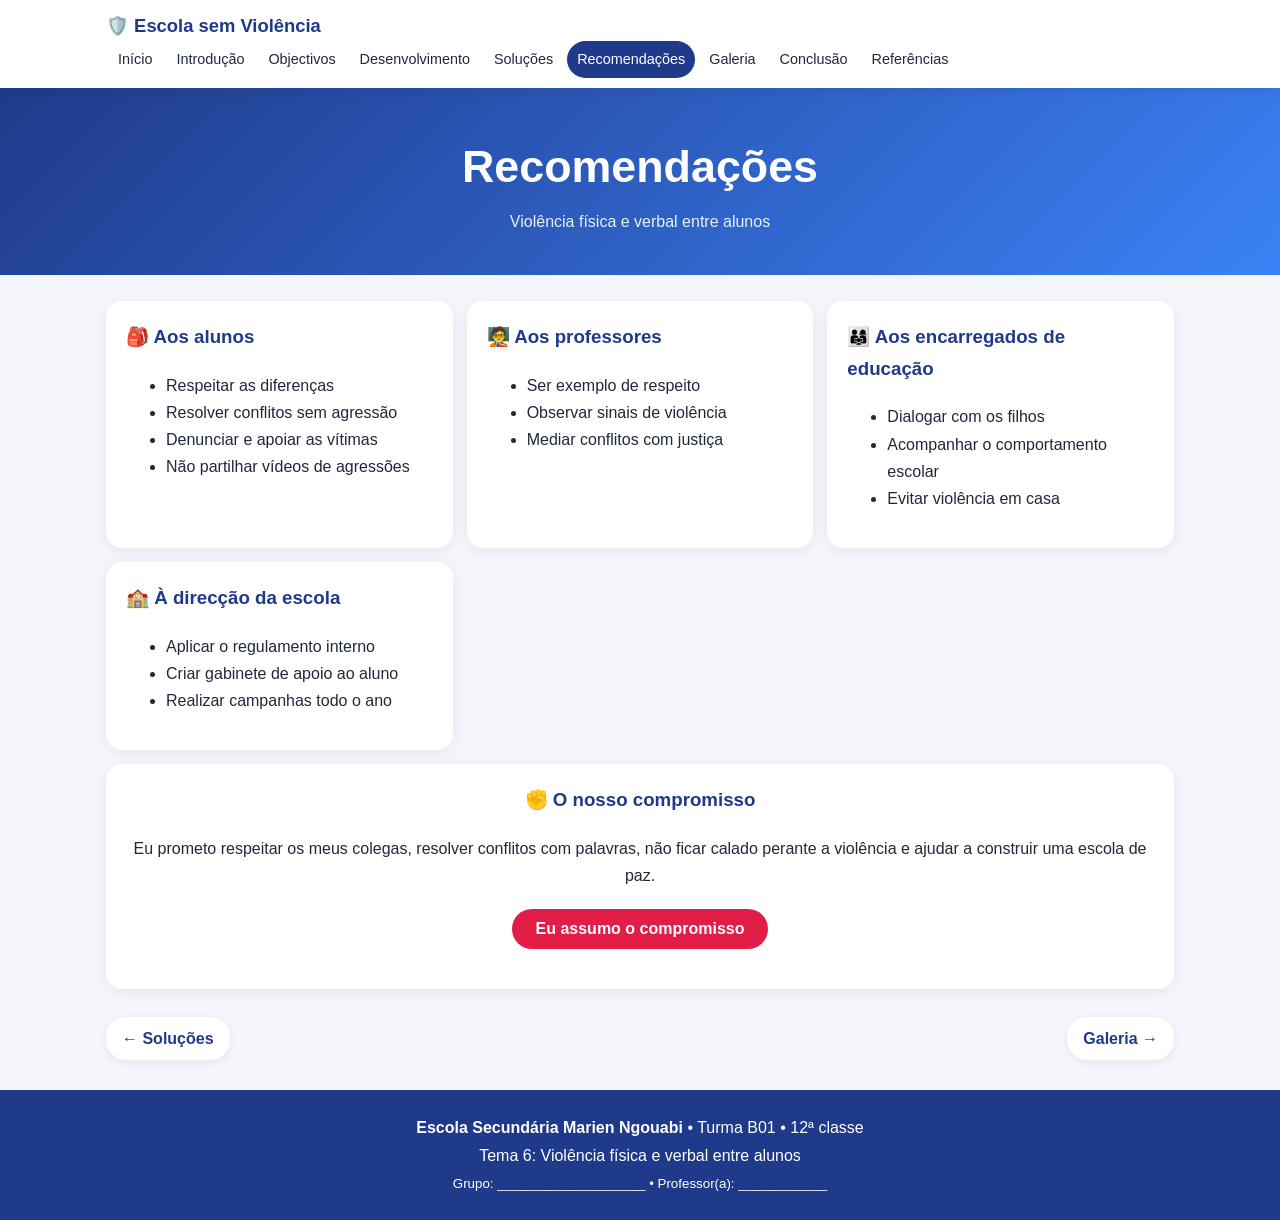
<file: recomendacoes.html>
<!DOCTYPE html><html lang="pt"><head><meta charset="utf-8"><meta name="viewport" content="width=device-width,initial-scale=1"><title>Recomendações | Escola sem Violência</title><meta name="description" content="Website educativo da Turma B01, 12ª classe, Escola Secundária Marien Ngouabi sobre violência física e verbal entre alunos."><link rel="stylesheet" href="css/style.css"></head><body><div id="pg"></div>
<header><div class="bar"><a class="logo" href="index.html">🛡️ Escola sem Violência</a><button id="mb" aria-label="Menu">☰</button><nav id="nav"><a href="index.html">Início</a><a href="introducao.html">Introdução</a><a href="objectivos.html">Objectivos</a><a href="desenvolvimento.html">Desenvolvimento</a><a href="solucoes.html">Soluções</a><a href="recomendacoes.html" class=on>Recomendações</a><a href="galeria.html">Galeria</a><a href="conclusao.html">Conclusão</a><a href="referencias.html">Referências</a></nav></div></header>
<section class="banner"><h1>Recomendações</h1><p>Violência física e verbal entre alunos</p></section><main><div class="grid2"><div class="card"><h3>🎒 Aos alunos</h3><ul><li>Respeitar as diferenças</li><li>Resolver conflitos sem agressão</li><li>Denunciar e apoiar as vítimas</li><li>Não partilhar vídeos de agressões</li></ul></div><div class="card"><h3>🧑‍🏫 Aos professores</h3><ul><li>Ser exemplo de respeito</li><li>Observar sinais de violência</li><li>Mediar conflitos com justiça</li></ul></div><div class="card"><h3>👨‍👩‍👧 Aos encarregados de educação</h3><ul><li>Dialogar com os filhos</li><li>Acompanhar o comportamento escolar</li><li>Evitar violência em casa</li></ul></div><div class="card"><h3>🏫 À direcção da escola</h3><ul><li>Aplicar o regulamento interno</li><li>Criar gabinete de apoio ao aluno</li><li>Realizar campanhas todo o ano</li></ul></div></div>
<div class="card pledge"><h3>✊ O nosso compromisso</h3><p>Eu prometo respeitar os meus colegas, resolver conflitos com palavras, não ficar calado perante a violência e ajudar a construir uma escola de paz.</p><button class="btn" id="pl">Eu assumo o compromisso</button><p id="plm"></p></div><div class="pager"><a href="solucoes.html">← Soluções</a><a href="galeria.html">Galeria →</a></div></main>
<footer><b>Escola Secundária Marien Ngouabi</b> • Turma B01 • 12ª classe<br>Tema 6: Violência física e verbal entre alunos<br><small>Grupo: ____________________ • Professor(a): ____________</small></footer>
<button id="up" aria-label="Topo">↑</button><script src="js/main.js"></script></body></html>
</file>
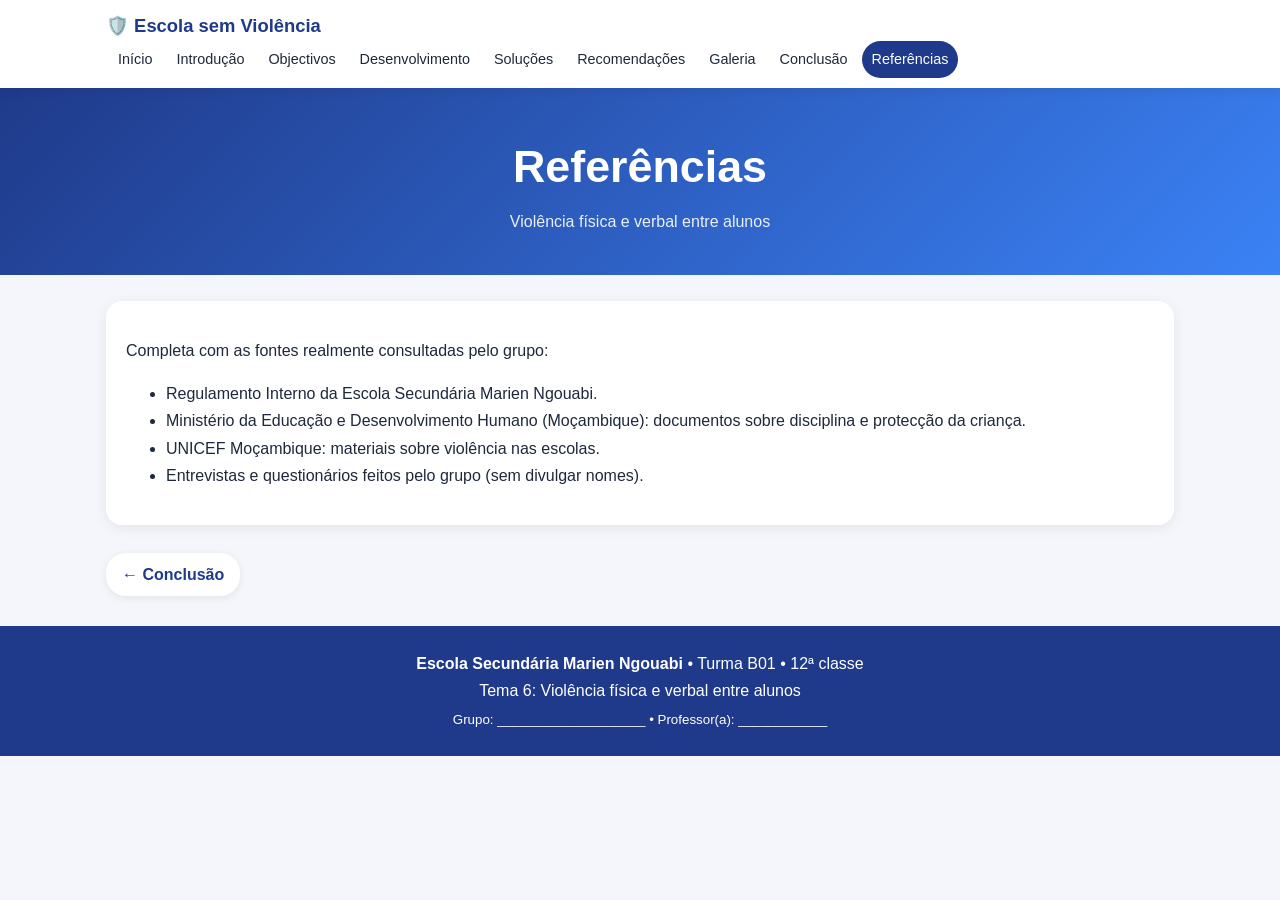
<file: referencias.html>
<!DOCTYPE html><html lang="pt"><head><meta charset="utf-8"><meta name="viewport" content="width=device-width,initial-scale=1"><title>Referências | Escola sem Violência</title><meta name="description" content="Website educativo da Turma B01, 12ª classe, Escola Secundária Marien Ngouabi sobre violência física e verbal entre alunos."><link rel="stylesheet" href="css/style.css"></head><body><div id="pg"></div>
<header><div class="bar"><a class="logo" href="index.html">🛡️ Escola sem Violência</a><button id="mb" aria-label="Menu">☰</button><nav id="nav"><a href="index.html">Início</a><a href="introducao.html">Introdução</a><a href="objectivos.html">Objectivos</a><a href="desenvolvimento.html">Desenvolvimento</a><a href="solucoes.html">Soluções</a><a href="recomendacoes.html">Recomendações</a><a href="galeria.html">Galeria</a><a href="conclusao.html">Conclusão</a><a href="referencias.html" class=on>Referências</a></nav></div></header>
<section class="banner"><h1>Referências</h1><p>Violência física e verbal entre alunos</p></section><main><div class="card"><p>Completa com as fontes realmente consultadas pelo grupo:</p><ul><li>Regulamento Interno da Escola Secundária Marien Ngouabi.</li><li>Ministério da Educação e Desenvolvimento Humano (Moçambique): documentos sobre disciplina e protecção da criança.</li><li>UNICEF Moçambique: materiais sobre violência nas escolas.</li><li>Entrevistas e questionários feitos pelo grupo (sem divulgar nomes).</li></ul></div><div class="pager"><a href="conclusao.html">← Conclusão</a><span></span></div></main>
<footer><b>Escola Secundária Marien Ngouabi</b> • Turma B01 • 12ª classe<br>Tema 6: Violência física e verbal entre alunos<br><small>Grupo: ____________________ • Professor(a): ____________</small></footer>
<button id="up" aria-label="Topo">↑</button><script src="js/main.js"></script></body></html>
</file>
<file: css/style.css>
:root{--c1:#1f3a8a;--c2:#e11d48;--bg:#f4f6fb;--tx:#1e293b}
*{box-sizing:border-box}html{scroll-behavior:smooth}body{margin:0;font-family:Segoe UI,Arial,sans-serif;background:var(--bg);color:var(--tx);line-height:1.7}
#pg{position:fixed;top:0;left:0;height:4px;background:var(--c2);width:0;z-index:99}
header{background:#fff;box-shadow:0 2px 12px rgba(0,0,0,.08);position:sticky;top:0;z-index:50}
.bar{max-width:1100px;margin:auto;padding:10px 16px;display:flex;justify-content:space-between;align-items:center;flex-wrap:wrap}
.logo{font-weight:800;color:var(--c1);text-decoration:none;font-size:1.15rem}
nav a{color:var(--tx);text-decoration:none;margin:0 2px;padding:6px 10px;font-size:.9rem;border-radius:20px;display:inline-block}
nav a:hover{background:#e0e7ff}nav a.on{background:var(--c1);color:#fff}
#mb{display:none;background:var(--c1);color:#fff;border:0;font-size:1.3rem;border-radius:8px;padding:2px 12px}
@media(max-width:900px){#mb{display:block}nav{display:none;width:100%;padding-top:8px}nav.open{display:block}nav a{display:block;margin:2px 0}}
.banner{background:linear-gradient(135deg,var(--c1),#3b82f6);color:#fff;text-align:center;padding:40px 16px}.banner h1{margin:0;font-size:clamp(1.8rem,5vw,2.8rem)}.banner p{margin:4px 0 0;opacity:.9}
main{max-width:1100px;margin:26px auto;padding:0 16px}
.hero{display:grid;grid-template-columns:1.1fr 1fr;gap:28px;align-items:center;padding:30px 0}
@media(max-width:800px){.hero{grid-template-columns:1fr}}
.hero h1{font-size:clamp(2rem,5vw,3.2rem);line-height:1.15;color:var(--c1);margin:12px 0}.hero em{color:var(--c2);font-style:normal}
.tag{background:#dbeafe;color:var(--c1);padding:5px 12px;border-radius:20px;font-size:.8rem;font-weight:600}
.hero-i img,.ph img{width:100%;border-radius:20px;box-shadow:0 10px 30px rgba(0,0,0,.2);display:block}
.btn{display:inline-block;background:var(--c2);color:#fff;padding:11px 24px;border-radius:30px;text-decoration:none;font-weight:600;border:0;cursor:pointer;font-size:1rem;margin:4px 0}.btn.alt{background:var(--c1)}
h2{color:var(--c1);border-left:5px solid var(--c2);padding-left:10px;margin-top:34px}
.card{background:#fff;border-radius:16px;padding:20px;margin:14px 0;box-shadow:0 3px 14px rgba(0,0,0,.07)}.card h3{margin-top:0;color:var(--c1)}
.red{border-top:5px solid var(--c2)}.blue{border-top:5px solid #3b82f6}
.grid{display:grid;grid-template-columns:repeat(auto-fit,minmax(220px,1fr));gap:14px}.grid .card{margin:0}
.grid2{display:grid;grid-template-columns:repeat(auto-fit,minmax(300px,1fr));gap:14px}.grid2 .card{margin:0}
.two{display:grid;grid-template-columns:1fr 1fr;gap:24px;align-items:center;margin:18px 0}@media(max-width:800px){.two{grid-template-columns:1fr}}
.tile{background:#fff;border-radius:16px;padding:20px;text-decoration:none;color:var(--tx);box-shadow:0 3px 14px rgba(0,0,0,.07);display:flex;flex-direction:column;font-size:2rem;transition:.25s}
.tile b{font-size:1.1rem;color:var(--c1)}.tile span{font-size:.9rem;color:#64748b}.tile:hover{transform:translateY(-6px);box-shadow:0 10px 24px rgba(31,58,138,.25)}
.quote{text-align:center;font-size:1.4rem;font-style:italic;background:linear-gradient(135deg,#fff1f2,#e0e7ff)}
.steps div{background:#fff;margin:10px 0;padding:14px 18px;border-radius:14px;display:flex;align-items:center;gap:14px;box-shadow:0 2px 8px rgba(0,0,0,.06)}.steps b{background:var(--c2);color:#fff;width:36px;height:36px;border-radius:50%;display:grid;place-items:center;flex:none}
.wide{margin:20px 0}
.tabs{display:flex;flex-wrap:wrap;gap:8px;margin-bottom:12px}.tabs button{border:0;background:#e0e7ff;color:var(--c1);padding:10px 18px;border-radius:30px;cursor:pointer;font-weight:600;font-size:.95rem}.tabs .on{background:var(--c1);color:#fff}
.check{list-style:none;padding:0}.check li:before{content:"⚠️ "}
.info{max-width:100%;height:auto}
.quiz-box button{display:block;width:100%;text-align:left;margin:6px 0;padding:11px;border:2px solid #cbd5e1;border-radius:10px;background:#fff;cursor:pointer;font-size:1rem}
.quiz-box button:hover{border-color:var(--c1)}.ok{background:#dcfce7!important;border-color:#16a34a!important}.no{background:#fee2e2!important;border-color:#dc2626!important}
.gal{display:grid;grid-template-columns:repeat(auto-fit,minmax(280px,1fr));gap:14px}.gal img{width:100%;border-radius:14px;cursor:zoom-in;transition:.25s;aspect-ratio:16/10;object-fit:cover}.gal img:hover{transform:scale(1.03)}
#lb{position:fixed;inset:0;background:rgba(0,0,0,.85);display:none;place-items:center;z-index:100;cursor:zoom-out}#lb img{max-width:92%;max-height:90%;border-radius:12px}
.c{text-align:center}.pledge{text-align:center}
.pager{display:flex;justify-content:space-between;margin:28px 0}.pager a{color:var(--c1);font-weight:700;text-decoration:none;background:#fff;padding:8px 16px;border-radius:20px;box-shadow:0 2px 8px rgba(0,0,0,.08)}
footer{background:var(--c1);color:#fff;text-align:center;padding:24px 14px;margin-top:30px}
#up{position:fixed;right:16px;bottom:16px;width:44px;height:44px;border-radius:50%;border:0;background:var(--c2);color:#fff;font-size:1.3rem;cursor:pointer;display:none;z-index:60}
.fade{opacity:0;transform:translateY(20px);transition:.6s}.fade.v{opacity:1;transform:none}
</file>
